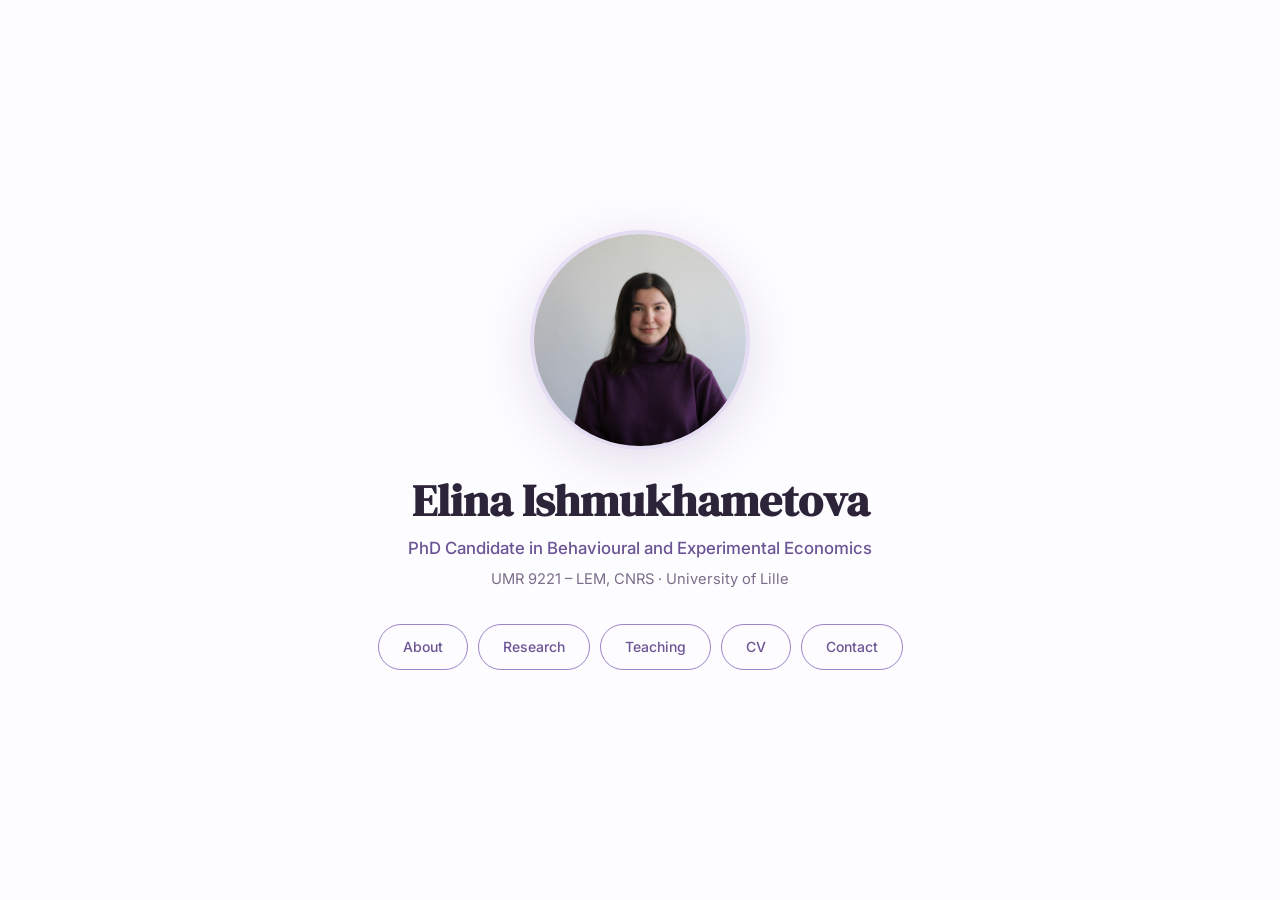
<file: index.html>
<!DOCTYPE html>
<html lang="en">
<head>
  <meta charset="UTF-8" />
  <meta name="viewport" content="width=device-width, initial-scale=1.0" />
  <title>Elina Ishmukhametova</title>
  <link rel="stylesheet" href="css/style.css" />
  <style>
    html, body {
      height: 100%;
      margin: 0;
    }

    body {
      display: flex;
      align-items: center;
      justify-content: center;
      min-height: 100dvh;
    }

    .hero {
      display: flex;
      flex-direction: column;
      align-items: center;
      text-align: center;
      gap: 24px;
      padding: 48px 32px;
    }

    .hero-avatar {
      width: 220px;
      height: 220px;
      border-radius: 50%;
      object-fit: cover;
      border: 4px solid var(--lavender-pale);
      box-shadow: 0 12px 48px rgba(107, 85, 148, 0.18);
    }

    .hero h1 {
      font-size: 2.8rem;
      margin-bottom: 6px;
    }

    .hero-role {
      font-size: 1.05rem;
      color: var(--lavender-dark);
      font-weight: 500;
      margin-bottom: 4px;
    }

    .hero-institution {
      font-size: 0.92rem;
      color: var(--text-muted);
    }

    .hero-nav {
      display: flex;
      flex-wrap: wrap;
      justify-content: center;
      gap: 10px;
      margin-top: 8px;
    }

    @media (max-width: 480px) {
      .hero { padding: 32px 20px; gap: 16px; }
      .hero h1 { font-size: 1.8rem; }
      .hero-avatar { width: 160px; height: 160px; }
      .hero-role { font-size: 0.9rem; }
      .hero-institution { font-size: 0.82rem; }
    }
  </style>
</head>
<body>

  <div class="hero">
    <img src="images/photo.jpg" alt="Elina Ishmukhametova" class="hero-avatar" />

    <div>
      <h1>Elina Ishmukhametova</h1>
      <p class="hero-role">PhD Candidate in Behavioural and Experimental Economics</p>
      <p class="hero-institution">UMR 9221 – LEM, CNRS · University of Lille</p>
    </div>

    <div class="hero-nav">
      <a href="about.html" class="btn btn-outline">About</a>
      <a href="research.html" class="btn btn-outline">Research</a>
      <a href="teaching.html" class="btn btn-outline">Teaching</a>
      <a href="cv.html" class="btn btn-outline">CV</a>
      <a href="contact.html" class="btn btn-outline">Contact</a>
    </div>
  </div>

</body>
</html>
</file>
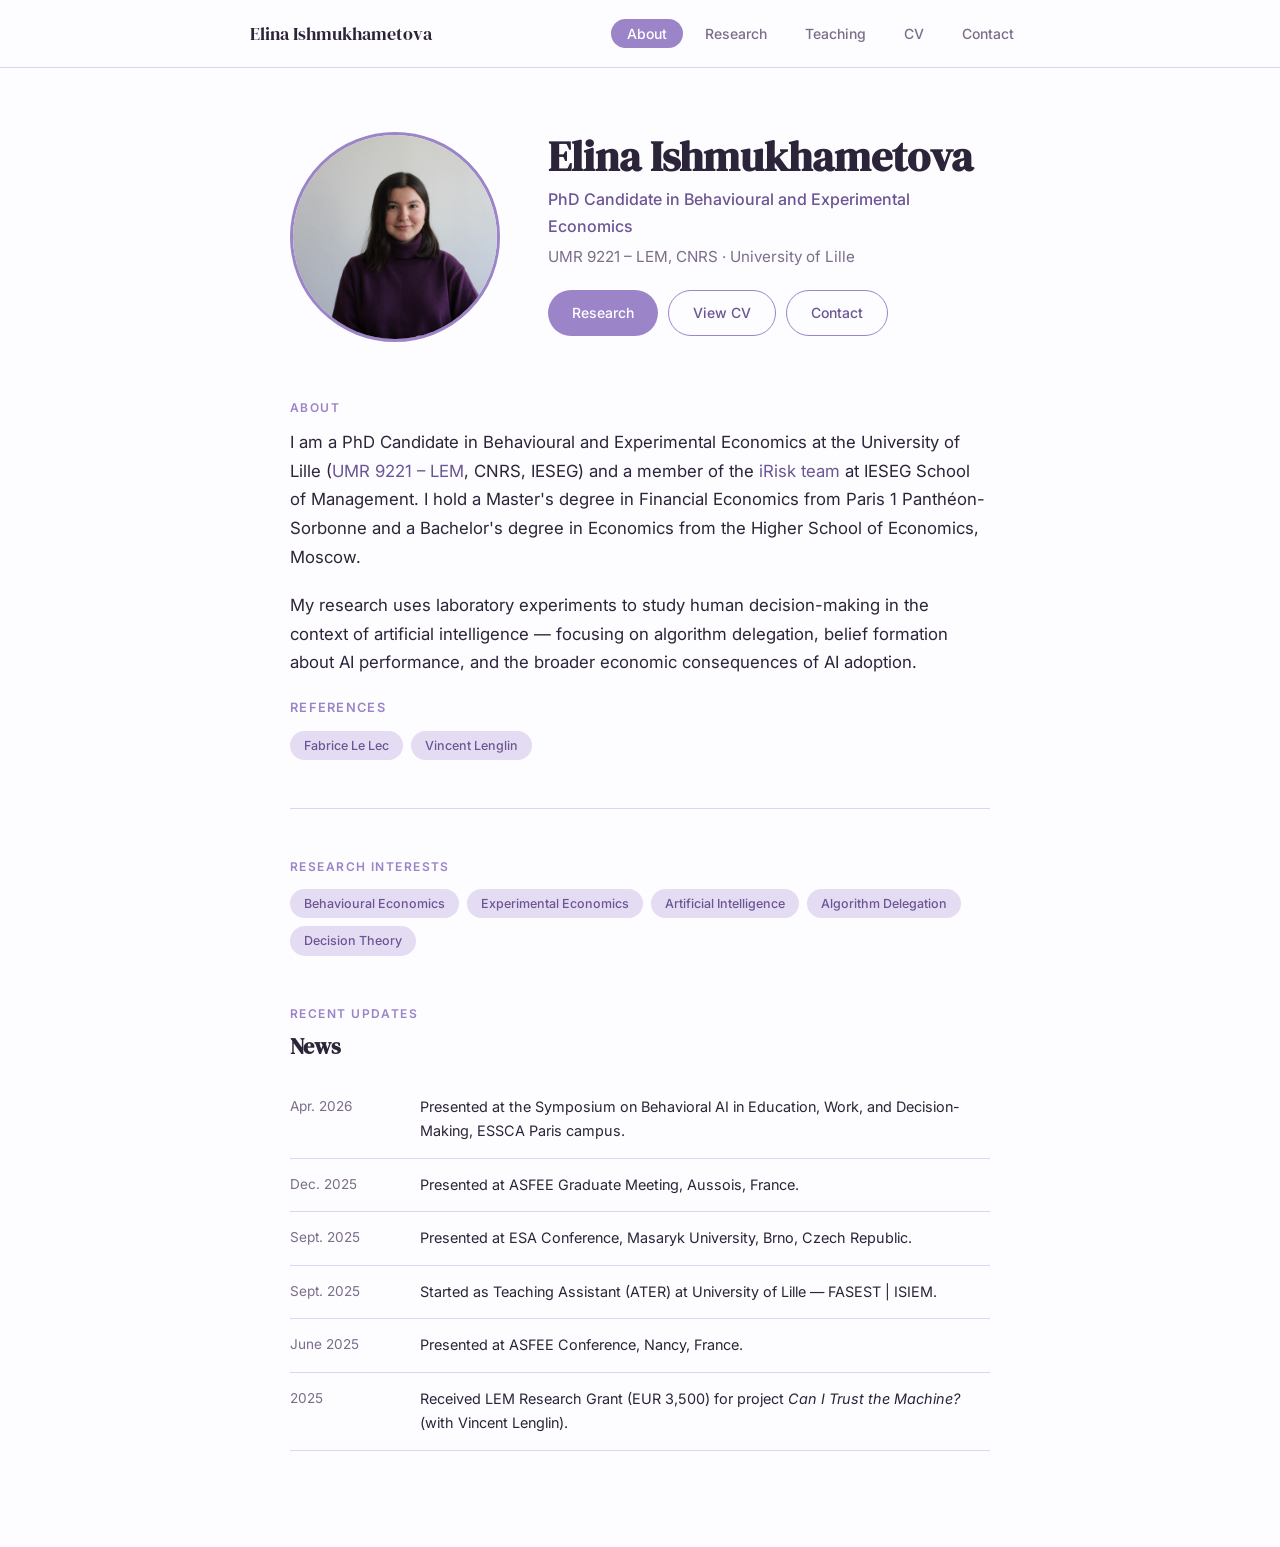
<file: about.html>
<!DOCTYPE html>
<html lang="en">
<head>
  <meta charset="UTF-8" />
  <meta name="viewport" content="width=device-width, initial-scale=1.0" />
  <title>About — Elina Ishmukhametova</title>
  <link rel="stylesheet" href="css/style.css" />
</head>
<body>

  <!-- ── Navigation ── -->
  <nav class="site-nav">
    <div class="nav-inner">
      <a class="nav-name" href="index.html">Elina Ishmukhametova</a>
      <ul class="nav-links">
        <li><a href="about.html" class="active">About</a></li>
        <li><a href="research.html">Research</a></li>
        <li><a href="teaching.html">Teaching</a></li>
        <li><a href="cv.html">CV</a></li>
        <li><a href="contact.html">Contact</a></li>
      </ul>
    </div>
  </nav>

  <!-- ── Page ── -->
  <main class="page">

    <!-- Hero -->
    <div class="about-hero">
      <img src="images/photo.jpg" alt="Elina Ishmukhametova" class="about-avatar" />
      <div class="about-text">
        <h1>Elina Ishmukhametova</h1>
        <p class="about-role">PhD Candidate in Behavioural and Experimental Economics</p>
        <p class="about-institution">UMR 9221 – LEM, CNRS · University of Lille</p>
        <div class="about-links">
          <a href="research.html" class="btn btn-primary">Research</a>
          <a href="cv.html" class="btn btn-outline">View CV</a>
          <a href="mailto:elinafly11@gmail.com" class="btn btn-outline">Contact</a>
        </div>
      </div>
    </div>

    <div class="section-label">About</div>
    <p style="margin-bottom: 20px; font-size: 1.05rem;">
      I am a PhD Candidate in Behavioural and Experimental Economics at the University of Lille
      (<a href="https://lem.univ-lille.fr" target="_blank" rel="noopener">UMR 9221 – LEM</a>, CNRS, IESEG) and a member of the <a href="https://irisk.ieseg.fr" target="_blank" rel="noopener">iRisk team</a> at IESEG School of Management.
      I hold a Master's degree in Financial Economics from Paris 1 Panthéon-Sorbonne and a
      Bachelor's degree in Economics from the Higher School of Economics, Moscow.
    </p>
    <p style="margin-bottom: 20px; font-size: 1.05rem;">
      My research uses laboratory experiments to study human decision-making in the context of
      artificial intelligence — focusing on algorithm delegation, belief formation about AI
      performance, and the broader economic consequences of AI adoption.
    </p>

    <p style="margin-bottom: 8px; font-size: 0.8rem; font-weight: 600; letter-spacing: 0.1em; text-transform: uppercase; color: var(--lavender);">References</p>
    <div class="card-tags" style="margin-bottom: 48px;">
      <a href="https://www.lelec.fr/" class="tag" target="_blank" rel="noopener" style="text-decoration: none;">Fabrice Le Lec</a>
      <a href="https://www.anthropo-lab.com/membre/vincent-lenglin/" class="tag" target="_blank" rel="noopener" style="text-decoration: none;">Vincent Lenglin</a>
    </div>

    <hr class="divider" />

    <!-- Research interests -->
    <div class="section-label">Research Interests</div>
    <div class="card-tags" style="margin-bottom: 48px; margin-top: 12px;">
      <span class="tag">Behavioural Economics</span>
      <span class="tag">Experimental Economics</span>
      <span class="tag">Artificial Intelligence</span>
      <span class="tag">Algorithm Delegation</span>
      <span class="tag">Decision Theory</span>
    </div>

    <!-- News -->
    <div class="section-label">Recent Updates</div>
    <h2 class="section-title" style="border: none; padding: 0; font-size: 1.4rem; margin-bottom: 20px;">News</h2>

    <div style="display: flex; flex-direction: column; gap: 0;">
      <div style="display: grid; grid-template-columns: 110px 1fr; gap: 0 20px; padding: 14px 0; border-bottom: 1px solid var(--border);">
        <span style="font-size: 0.85rem; color: var(--text-muted);">Apr. 2026</span>
        <span style="font-size: 0.9rem;">Presented at the Symposium on Behavioral AI in Education, Work, and Decision-Making, ESSCA Paris campus.</span>
      </div>
      <div style="display: grid; grid-template-columns: 110px 1fr; gap: 0 20px; padding: 14px 0; border-bottom: 1px solid var(--border);">
        <span style="font-size: 0.85rem; color: var(--text-muted);">Dec. 2025</span>
        <span style="font-size: 0.9rem;">Presented at ASFEE Graduate Meeting, Aussois, France.</span>
      </div>
      <div style="display: grid; grid-template-columns: 110px 1fr; gap: 0 20px; padding: 14px 0; border-bottom: 1px solid var(--border);">
        <span style="font-size: 0.85rem; color: var(--text-muted);">Sept. 2025</span>
        <span style="font-size: 0.9rem;">Presented at ESA Conference, Masaryk University, Brno, Czech Republic.</span>
      </div>
      <div style="display: grid; grid-template-columns: 110px 1fr; gap: 0 20px; padding: 14px 0; border-bottom: 1px solid var(--border);">
        <span style="font-size: 0.85rem; color: var(--text-muted);">Sept. 2025</span>
        <span style="font-size: 0.9rem;">Started as Teaching Assistant (ATER) at University of Lille — FASEST | ISIEM.</span>
      </div>
      <div style="display: grid; grid-template-columns: 110px 1fr; gap: 0 20px; padding: 14px 0; border-bottom: 1px solid var(--border);">
        <span style="font-size: 0.85rem; color: var(--text-muted);">June 2025</span>
        <span style="font-size: 0.9rem;">Presented at ASFEE Conference, Nancy, France.</span>
      </div>
      <div style="display: grid; grid-template-columns: 110px 1fr; gap: 0 20px; padding: 14px 0; border-bottom: 1px solid var(--border);">
        <span style="font-size: 0.85rem; color: var(--text-muted);">2025</span>
        <span style="font-size: 0.9rem;">Received LEM Research Grant (EUR 3,500) for project <em>Can I Trust the Machine?</em> (with Vincent Lenglin).</span>
      </div>
    </div>

  </main>

</body>
</html>
</file>
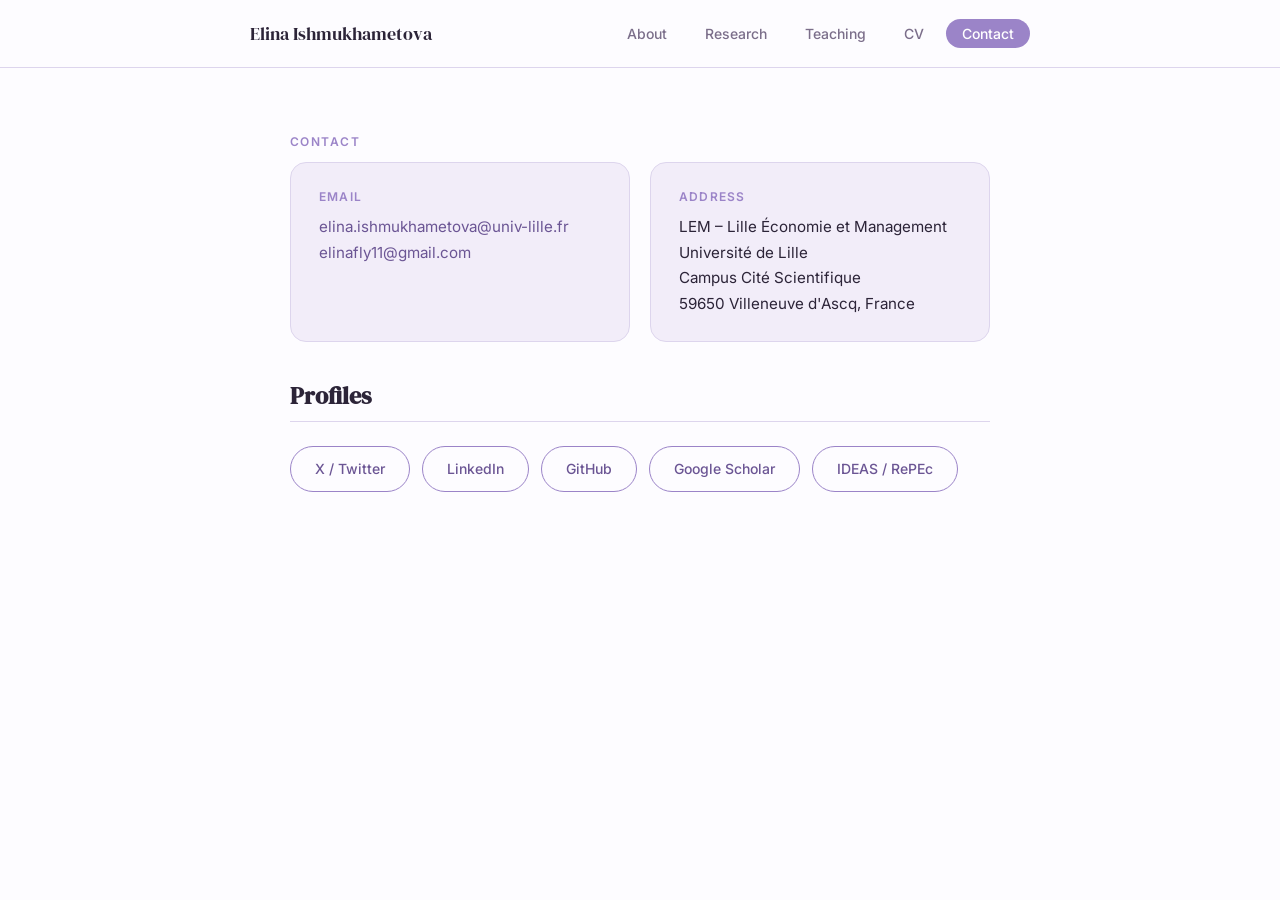
<file: contact.html>
<!DOCTYPE html>
<html lang="en">
<head>
  <meta charset="UTF-8" />
  <meta name="viewport" content="width=device-width, initial-scale=1.0" />
  <title>Contact — Elina Ishmukhametova</title>
  <link rel="stylesheet" href="css/style.css" />
</head>
<body>

  <!-- ── Navigation ── -->
  <nav class="site-nav">
    <div class="nav-inner">
      <a class="nav-name" href="index.html">Elina Ishmukhametova</a>
      <ul class="nav-links">
        <li><a href="about.html">About</a></li>
        <li><a href="research.html">Research</a></li>
        <li><a href="teaching.html">Teaching</a></li>
        <li><a href="cv.html">CV</a></li>
        <li><a href="contact.html" class="active">Contact</a></li>
      </ul>
    </div>
  </nav>

  <!-- ── Page ── -->
  <main class="page">


    <div class="section-label">Contact</div>

    <!-- Contact cards -->
    <div class="contact-grid">

      <div class="contact-item">
        <p class="contact-item-label">Email</p>
        <p class="contact-item-value">
          <a href="mailto:elina.ishmukhametova@univ-lille.fr">elina.ishmukhametova@univ-lille.fr</a><br />
          <a href="mailto:elinafly11@gmail.com">elinafly11@gmail.com</a>
        </p>
      </div>

      <div class="contact-item">
        <p class="contact-item-label">Address</p>
        <p class="contact-item-value">
          LEM – Lille Économie et Management<br />
          Université de Lille<br />
          Campus Cité Scientifique<br />
          59650 Villeneuve d'Ascq, France
        </p>
      </div>

    </div>

    <!-- Social / academic profiles -->
    <h2 class="section-title">Profiles</h2>
    <div style="display: flex; flex-wrap: wrap; gap: 12px; margin-top: 8px;">

      <a href="https://x.com/elinafly11" class="btn btn-outline" target="_blank" rel="noopener">
        X / Twitter
      </a>

      <a href="https://www.linkedin.com/in/elinafly" class="btn btn-outline" target="_blank" rel="noopener">
        LinkedIn
      </a>

      <a href="https://github.com/elinafly" class="btn btn-outline" target="_blank" rel="noopener">
        GitHub
      </a>

      <a href="https://scholar.google.com/citations?user=4qEDQkkAAAAJ&hl=en&oi=sra" class="btn btn-outline" target="_blank" rel="noopener">
        Google Scholar
      </a>

      <a href="https://authors.repec.org/pro/pis274/" class="btn btn-outline" target="_blank" rel="noopener">
        IDEAS / RePEc
      </a>

    </div>

  </main>

</body>
</html>
</file>
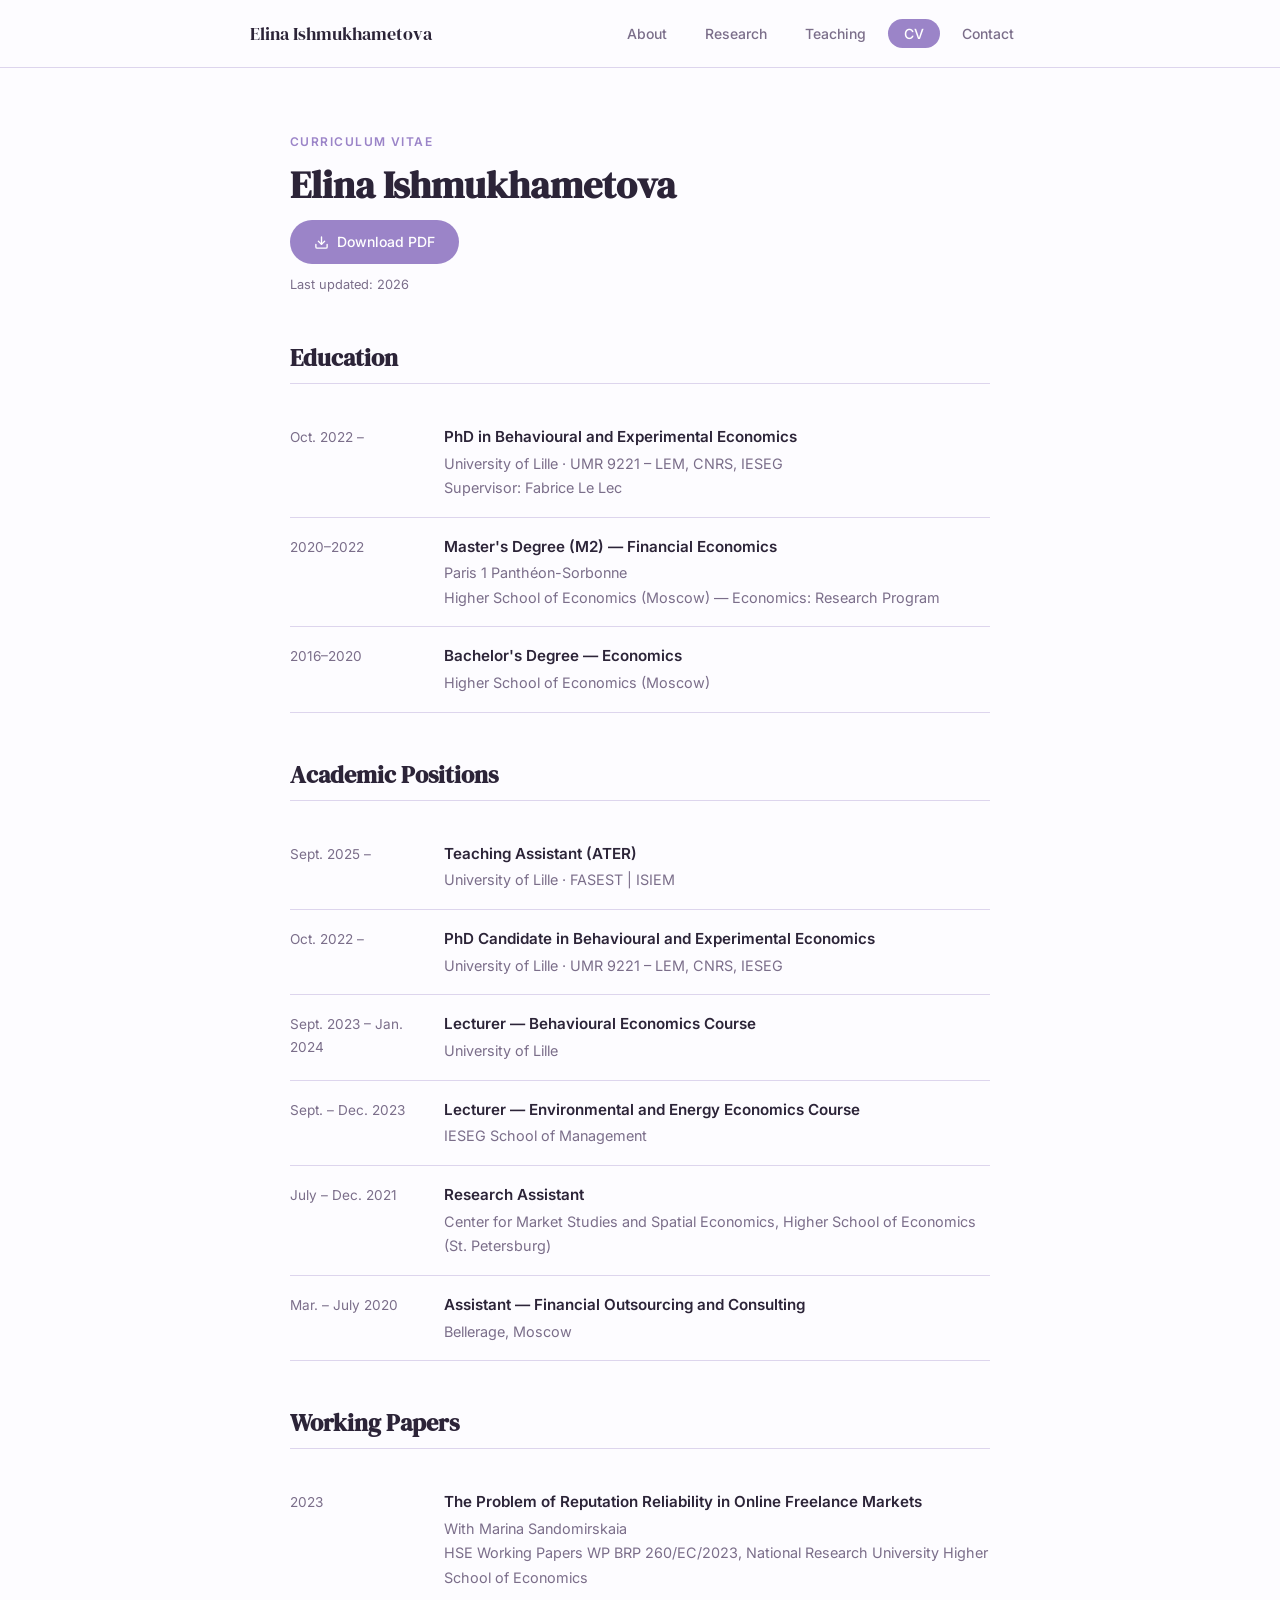
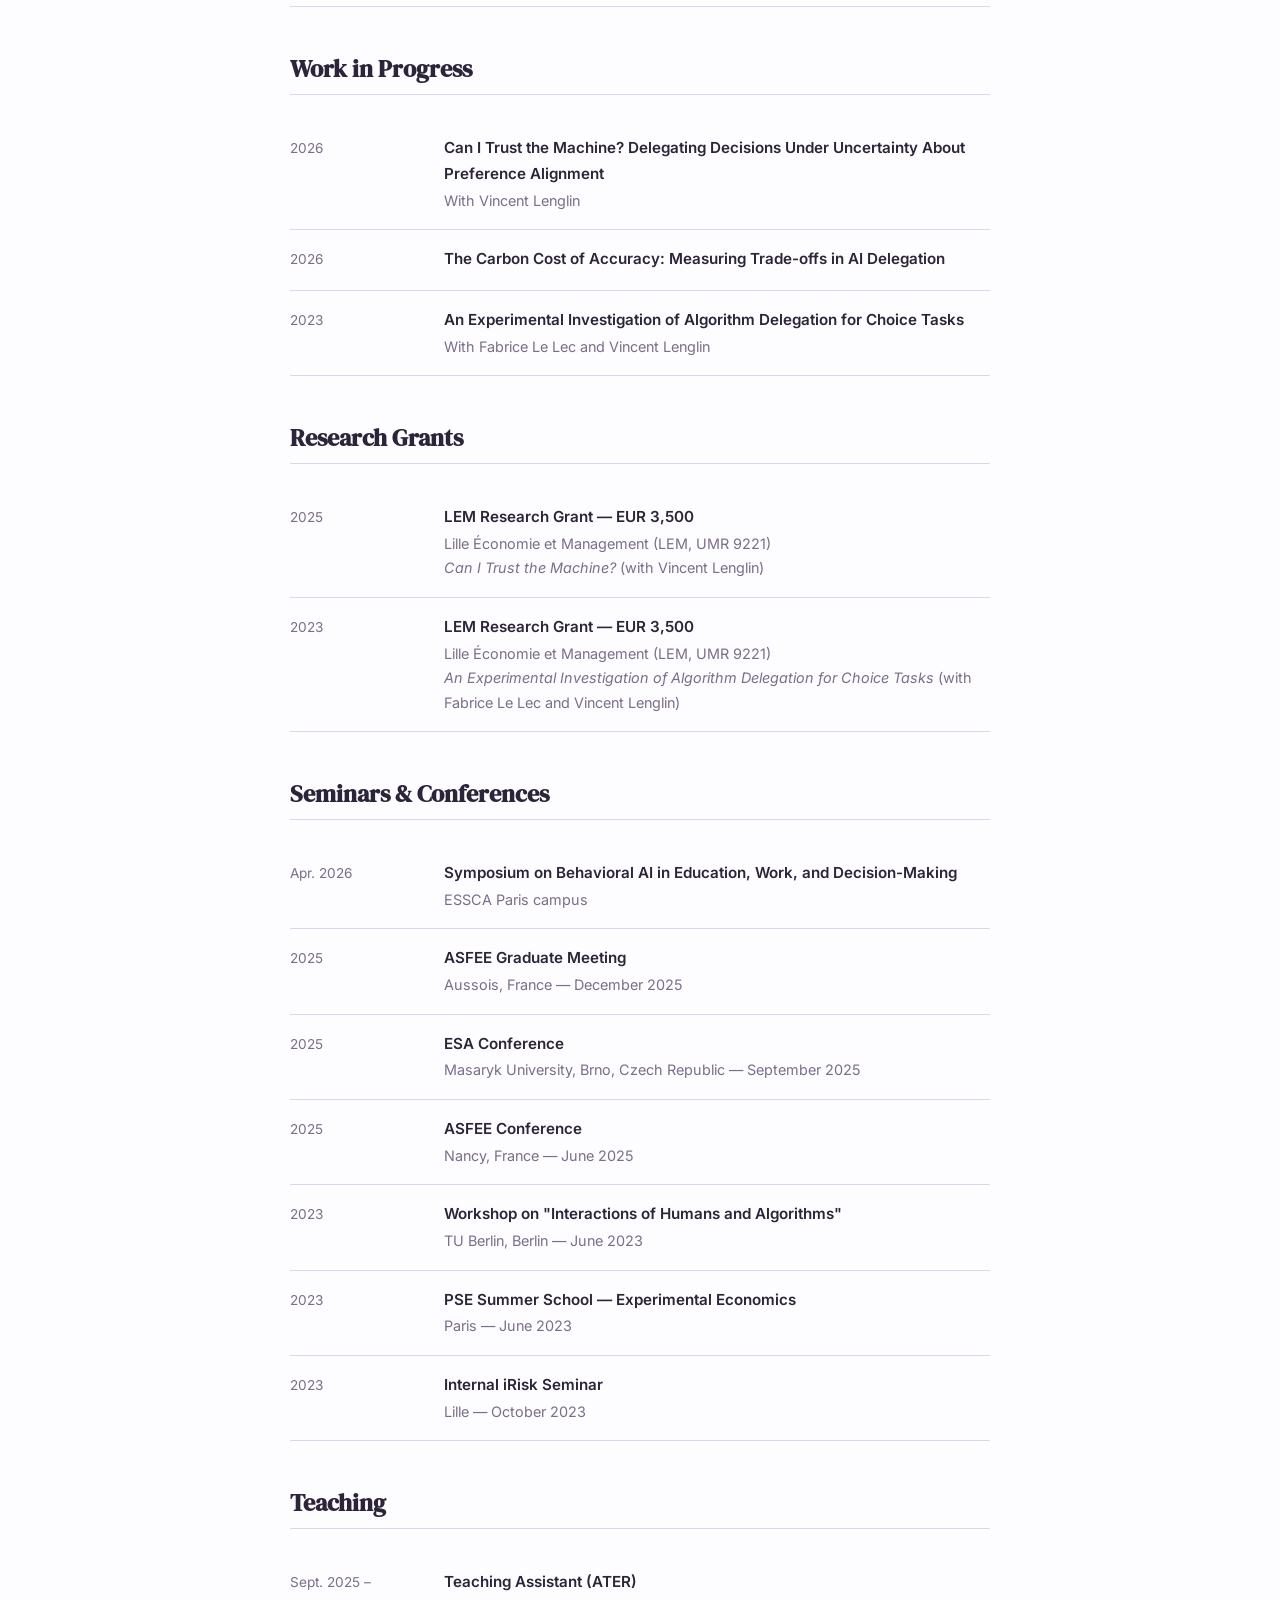
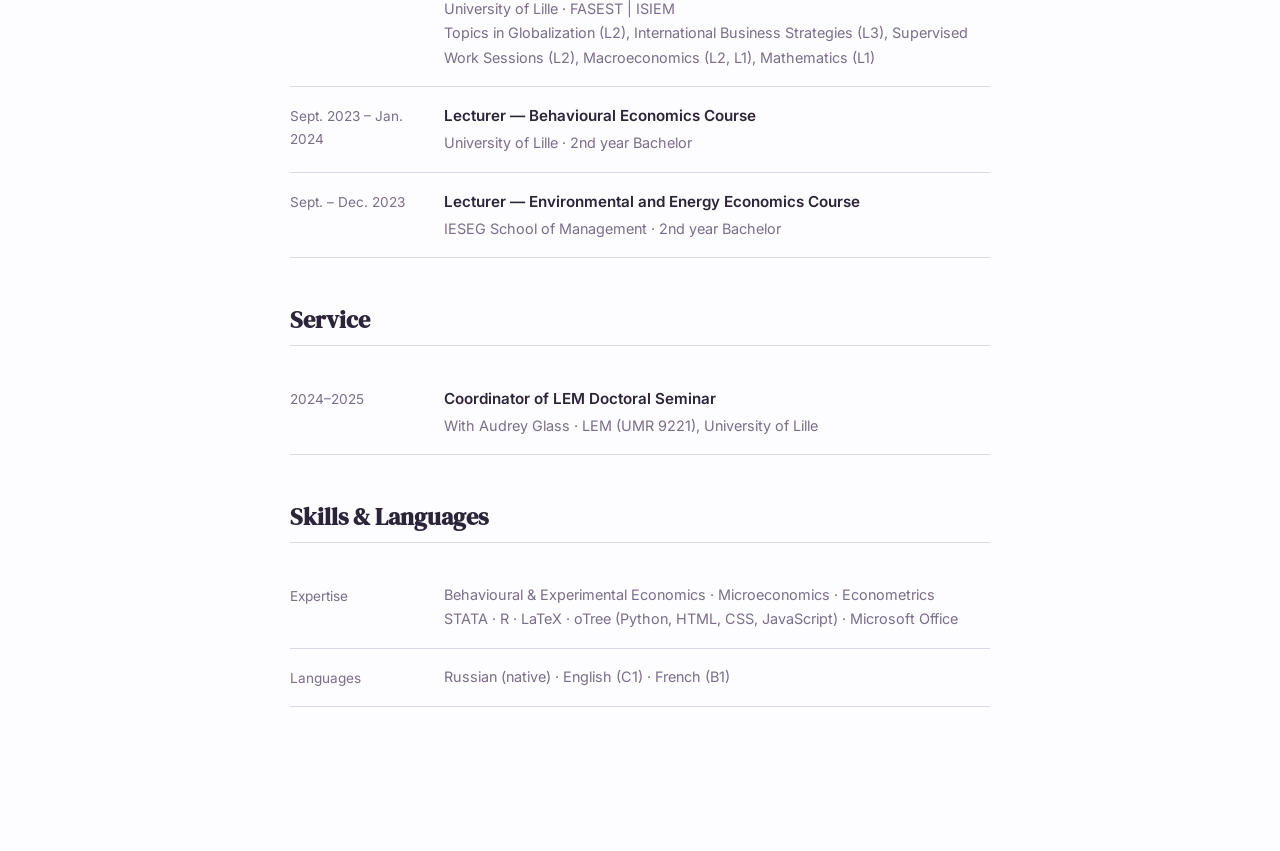
<file: cv.html>
<!DOCTYPE html>
<html lang="en">
<head>
  <meta charset="UTF-8" />
  <meta name="viewport" content="width=device-width, initial-scale=1.0" />
  <title>CV — Elina Ishmukhametova</title>
  <link rel="stylesheet" href="css/style.css" />
</head>
<body>

  <!-- ── Navigation ── -->
  <nav class="site-nav">
    <div class="nav-inner">
      <a class="nav-name" href="index.html">Elina Ishmukhametova</a>
      <ul class="nav-links">
        <li><a href="about.html">About</a></li>
        <li><a href="research.html">Research</a></li>
        <li><a href="teaching.html">Teaching</a></li>
        <li><a href="cv.html" class="active">CV</a></li>
        <li><a href="contact.html">Contact</a></li>
      </ul>
    </div>
  </nav>

  <!-- ── Page ── -->
  <main class="page">

    <div class="section-label">Curriculum Vitae</div>
    <h1 class="page-title">Elina Ishmukhametova</h1>

    <div style="margin-bottom: 48px;">
      <a href="cv_photo/Elina Ishmukhametova-CV (2026).pdf" class="btn btn-primary" target="_blank" rel="noopener">
        <svg width="15" height="15" viewBox="0 0 24 24" fill="none" stroke="currentColor" stroke-width="2.2" stroke-linecap="round" stroke-linejoin="round">
          <path d="M21 15v4a2 2 0 0 1-2 2H5a2 2 0 0 1-2-2v-4"/>
          <polyline points="7 10 12 15 17 10"/>
          <line x1="12" y1="15" x2="12" y2="3"/>
        </svg>
        Download PDF
      </a>
      <p style="margin-top: 10px; font-size: 0.8rem; color: var(--text-muted);">Last updated: 2026</p>
    </div>

    <!-- ── Education ── -->
    <div class="cv-section">
      <h2 class="section-title">Education</h2>

      <div class="cv-entry">
        <span class="cv-year">Oct. 2022 –</span>
        <div>
          <p class="cv-entry-title">PhD in Behavioural and Experimental Economics</p>
          <p class="cv-entry-sub">University of Lille · UMR 9221 – LEM, CNRS, IESEG</p>
          <p class="cv-entry-sub">Supervisor: Fabrice Le Lec</p>
        </div>
      </div>

      <div class="cv-entry">
        <span class="cv-year">2020–2022</span>
        <div>
          <p class="cv-entry-title">Master's Degree (M2) — Financial Economics</p>
          <p class="cv-entry-sub">Paris 1 Panthéon-Sorbonne</p>
          <p class="cv-entry-sub">Higher School of Economics (Moscow) — Economics: Research Program</p>
        </div>
      </div>

      <div class="cv-entry">
        <span class="cv-year">2016–2020</span>
        <div>
          <p class="cv-entry-title">Bachelor's Degree — Economics</p>
          <p class="cv-entry-sub">Higher School of Economics (Moscow)</p>
        </div>
      </div>
    </div>

    <!-- ── Positions ── -->
    <div class="cv-section">
      <h2 class="section-title">Academic Positions</h2>

      <div class="cv-entry">
        <span class="cv-year">Sept. 2025 –</span>
        <div>
          <p class="cv-entry-title">Teaching Assistant (ATER)</p>
          <p class="cv-entry-sub">University of Lille · FASEST | ISIEM</p>
        </div>
      </div>

      <div class="cv-entry">
        <span class="cv-year">Oct. 2022 –</span>
        <div>
          <p class="cv-entry-title">PhD Candidate in Behavioural and Experimental Economics</p>
          <p class="cv-entry-sub">University of Lille · UMR 9221 – LEM, CNRS, IESEG</p>
        </div>
      </div>

      <div class="cv-entry">
        <span class="cv-year">Sept. 2023 – Jan. 2024</span>
        <div>
          <p class="cv-entry-title">Lecturer — Behavioural Economics Course</p>
          <p class="cv-entry-sub">University of Lille</p>
        </div>
      </div>

      <div class="cv-entry">
        <span class="cv-year">Sept. – Dec. 2023</span>
        <div>
          <p class="cv-entry-title">Lecturer — Environmental and Energy Economics Course</p>
          <p class="cv-entry-sub">IESEG School of Management</p>
        </div>
      </div>

      <div class="cv-entry">
        <span class="cv-year">July – Dec. 2021</span>
        <div>
          <p class="cv-entry-title">Research Assistant</p>
          <p class="cv-entry-sub">Center for Market Studies and Spatial Economics, Higher School of Economics (St. Petersburg)</p>
        </div>
      </div>

      <div class="cv-entry">
        <span class="cv-year">Mar. – July 2020</span>
        <div>
          <p class="cv-entry-title">Assistant — Financial Outsourcing and Consulting</p>
          <p class="cv-entry-sub">Bellerage, Moscow</p>
        </div>
      </div>
    </div>

    <!-- ── Working Papers ── -->
    <div class="cv-section">
      <h2 class="section-title">Working Papers</h2>

      <div class="cv-entry">
        <span class="cv-year">2023</span>
        <div>
          <p class="cv-entry-title">The Problem of Reputation Reliability in Online Freelance Markets</p>
          <p class="cv-entry-sub">With Marina Sandomirskaia</p>
          <p class="cv-entry-sub">HSE Working Papers WP BRP 260/EC/2023, National Research University Higher School of Economics</p>
        </div>
      </div>
    </div>

    <!-- ── Work in Progress ── -->
    <div class="cv-section">
      <h2 class="section-title">Work in Progress</h2>

      <div class="cv-entry">
        <span class="cv-year">2026</span>
        <div>
          <p class="cv-entry-title">Can I Trust the Machine? Delegating Decisions Under Uncertainty About Preference Alignment</p>
          <p class="cv-entry-sub">With Vincent Lenglin</p>
        </div>
      </div>

      <div class="cv-entry">
        <span class="cv-year">2026</span>
        <div>
          <p class="cv-entry-title">The Carbon Cost of Accuracy: Measuring Trade-offs in AI Delegation</p>
        </div>
      </div>

      <div class="cv-entry">
        <span class="cv-year">2023</span>
        <div>
          <p class="cv-entry-title">An Experimental Investigation of Algorithm Delegation for Choice Tasks</p>
          <p class="cv-entry-sub">With Fabrice Le Lec and Vincent Lenglin</p>
        </div>
      </div>
    </div>

    <!-- ── Grants ── -->
    <div class="cv-section">
      <h2 class="section-title">Research Grants</h2>

      <div class="cv-entry">
        <span class="cv-year">2025</span>
        <div>
          <p class="cv-entry-title">LEM Research Grant — EUR 3,500</p>
          <p class="cv-entry-sub">Lille Économie et Management (LEM, UMR 9221)</p>
          <p class="cv-entry-sub"><em>Can I Trust the Machine?</em> (with Vincent Lenglin)</p>
        </div>
      </div>

      <div class="cv-entry">
        <span class="cv-year">2023</span>
        <div>
          <p class="cv-entry-title">LEM Research Grant — EUR 3,500</p>
          <p class="cv-entry-sub">Lille Économie et Management (LEM, UMR 9221)</p>
          <p class="cv-entry-sub"><em>An Experimental Investigation of Algorithm Delegation for Choice Tasks</em> (with Fabrice Le Lec and Vincent Lenglin)</p>
        </div>
      </div>
    </div>

    <!-- ── Presentations ── -->
    <div class="cv-section">
      <h2 class="section-title">Seminars &amp; Conferences</h2>

      <div class="cv-entry">
        <span class="cv-year">Apr. 2026</span>
        <div>
          <p class="cv-entry-title">Symposium on Behavioral AI in Education, Work, and Decision-Making</p>
          <p class="cv-entry-sub">ESSCA Paris campus</p>
        </div>
      </div>

      <div class="cv-entry">
        <span class="cv-year">2025</span>
        <div>
          <p class="cv-entry-title">ASFEE Graduate Meeting</p>
          <p class="cv-entry-sub">Aussois, France — December 2025</p>
        </div>
      </div>

      <div class="cv-entry">
        <span class="cv-year">2025</span>
        <div>
          <p class="cv-entry-title">ESA Conference</p>
          <p class="cv-entry-sub">Masaryk University, Brno, Czech Republic — September 2025</p>
        </div>
      </div>

      <div class="cv-entry">
        <span class="cv-year">2025</span>
        <div>
          <p class="cv-entry-title">ASFEE Conference</p>
          <p class="cv-entry-sub">Nancy, France — June 2025</p>
        </div>
      </div>

      <div class="cv-entry">
        <span class="cv-year">2023</span>
        <div>
          <p class="cv-entry-title">Workshop on "Interactions of Humans and Algorithms"</p>
          <p class="cv-entry-sub">TU Berlin, Berlin — June 2023</p>
        </div>
      </div>

      <div class="cv-entry">
        <span class="cv-year">2023</span>
        <div>
          <p class="cv-entry-title">PSE Summer School — Experimental Economics</p>
          <p class="cv-entry-sub">Paris — June 2023</p>
        </div>
      </div>

      <div class="cv-entry">
        <span class="cv-year">2023</span>
        <div>
          <p class="cv-entry-title">Internal iRisk Seminar</p>
          <p class="cv-entry-sub">Lille — October 2023</p>
        </div>
      </div>
    </div>

    <!-- ── Teaching ── -->
    <div class="cv-section">
      <h2 class="section-title">Teaching</h2>

      <div class="cv-entry">
        <span class="cv-year">Sept. 2025 –</span>
        <div>
          <p class="cv-entry-title">Teaching Assistant (ATER)</p>
          <p class="cv-entry-sub">University of Lille · FASEST | ISIEM</p>
          <p class="cv-entry-sub">Topics in Globalization (L2), International Business Strategies (L3), Supervised Work Sessions (L2), Macroeconomics (L2, L1), Mathematics (L1)</p>
        </div>
      </div>

      <div class="cv-entry">
        <span class="cv-year">Sept. 2023 – Jan. 2024</span>
        <div>
          <p class="cv-entry-title">Lecturer — Behavioural Economics Course</p>
          <p class="cv-entry-sub">University of Lille · 2nd year Bachelor</p>
        </div>
      </div>

      <div class="cv-entry">
        <span class="cv-year">Sept. – Dec. 2023</span>
        <div>
          <p class="cv-entry-title">Lecturer — Environmental and Energy Economics Course</p>
          <p class="cv-entry-sub">IESEG School of Management · 2nd year Bachelor</p>
        </div>
      </div>
    </div>

    <!-- ── Service ── -->
    <div class="cv-section">
      <h2 class="section-title">Service</h2>

      <div class="cv-entry">
        <span class="cv-year">2024–2025</span>
        <div>
          <p class="cv-entry-title">Coordinator of LEM Doctoral Seminar</p>
          <p class="cv-entry-sub">With Audrey Glass · LEM (UMR 9221), University of Lille</p>
        </div>
      </div>
    </div>

    <!-- ── Skills ── -->
    <div class="cv-section">
      <h2 class="section-title">Skills &amp; Languages</h2>

      <div class="cv-entry">
        <span class="cv-year">Expertise</span>
        <div>
          <p class="cv-entry-sub">Behavioural &amp; Experimental Economics · Microeconomics · Econometrics</p>
          <p class="cv-entry-sub">STATA · R · LaTeX · oTree (Python, HTML, CSS, JavaScript) · Microsoft Office</p>
        </div>
      </div>

      <div class="cv-entry">
        <span class="cv-year">Languages</span>
        <div>
          <p class="cv-entry-sub">Russian (native) · English (C1) · French (B1)</p>
        </div>
      </div>
    </div>

  </main>

</body>
</html>
</file>
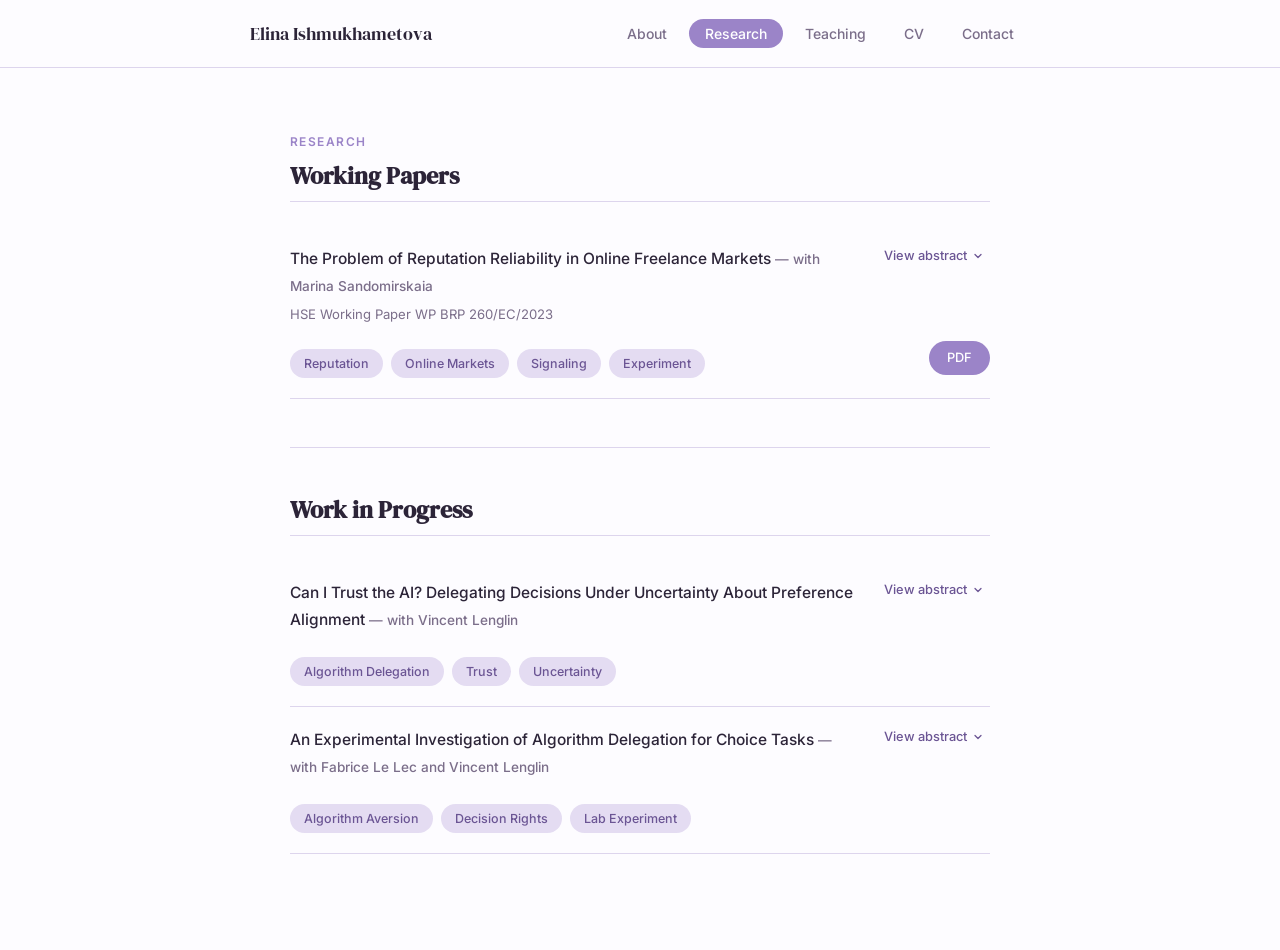
<file: research.html>
<!DOCTYPE html>
<html lang="en">
<head>
  <meta charset="UTF-8" />
  <meta name="viewport" content="width=device-width, initial-scale=1.0" />
  <title>Research — Elina Ishmukhametova</title>
  <link rel="stylesheet" href="css/style.css" />
  <style>
    .paper {
      padding: 20px 0;
      border-bottom: 1px solid var(--border);
    }

    .paper-header {
      display: flex;
      align-items: flex-start;
      justify-content: space-between;
      gap: 16px;
    }

    .paper-title {
      font-weight: 500;
      font-size: 0.97rem;
    }

    .paper-meta {
      font-size: 0.82rem;
      color: var(--text-muted);
      margin-top: 4px;
    }

    .toggle-btn {
      background: none;
      border: none;
      cursor: pointer;
      font-family: 'Inter', sans-serif;
      font-size: 0.8rem;
      font-weight: 500;
      color: var(--lavender-dark);
      padding: 2px 6px;
      white-space: nowrap;
      display: flex;
      align-items: center;
      gap: 5px;
      flex-shrink: 0;
    }

    .toggle-btn:hover { color: var(--lavender); }

    .toggle-btn svg {
      transition: transform 0.25s ease;
    }

    .toggle-btn.open svg {
      transform: rotate(180deg);
    }

    .abstract {
      display: none;
      margin-top: 14px;
      padding: 14px 18px;
      background: var(--bg-card);
      border-radius: 10px;
      border: 1px solid var(--border);
      font-size: 0.9rem;
      color: var(--text-muted);
      line-height: 1.7;
    }

    .abstract.open { display: block; }

    .paper-footer {
      display: flex;
      align-items: center;
      gap: 12px;
      margin-top: 12px;
      flex-wrap: wrap;
    }
  </style>
</head>
<body>

  <!-- ── Navigation ── -->
  <nav class="site-nav">
    <div class="nav-inner">
      <a class="nav-name" href="index.html">Elina Ishmukhametova</a>
      <ul class="nav-links">
        <li><a href="about.html">About</a></li>
        <li><a href="research.html" class="active">Research</a></li>
        <li><a href="teaching.html">Teaching</a></li>
        <li><a href="cv.html">CV</a></li>
        <li><a href="contact.html">Contact</a></li>
      </ul>
    </div>
  </nav>

  <!-- ── Page ── -->
  <main class="page">



    <div class="section-label">Research</div>

    <!-- ── Working Papers ── -->
    <h2 class="section-title">Working Papers</h2>

    <div class="paper">
      <div class="paper-header">
        <div>
          <p class="paper-title">The Problem of Reputation Reliability in Online Freelance Markets <span class="paper-meta" style="font-size: 0.85rem;">— with Marina Sandomirskaia</span></p>
          <p class="paper-meta">HSE Working Paper WP BRP 260/EC/2023</p>
        </div>
        <button class="toggle-btn" onclick="toggleAbstract(this)">View abstract <svg width="12" height="12" viewBox="0 0 24 24" fill="none" stroke="currentColor" stroke-width="2.5" stroke-linecap="round" stroke-linejoin="round"><polyline points="6 9 12 15 18 9"/></svg></button>
      </div>
      <div class="abstract">
        This paper explains how the problem of reputation credibility may arise in online
        freelance markets, as clients often complain about the quality of the completed work
        irrespective of the price and the rating of the worker. We develop a dynamic signaling
        model of falsified reputation purchase by low-skilled freelancers, focusing on a
        semi-separating equilibrium in every period. The main result states that when the
        costs of purchasing reputation are high, only the maximum rating is bought. This
        is due to low-skilled freelancers wanting to be chosen by clients in order to recoup
        their losses. When the costs are low, a variety of reputations are observed, but the
        reputation mechanism is not credible and adds little new information to prices.
      </div>
      <div class="paper-footer">
        <div class="card-tags">
          <span class="tag">Reputation</span>
          <span class="tag">Online Markets</span>
          <span class="tag">Signaling</span>
          <span class="tag">Experiment</span>
        </div>
        <a href="papers/260EC2023.pdf" class="btn btn-primary" style="padding: 6px 18px; font-size: 0.8rem; margin-left: auto;" target="_blank" rel="noopener">PDF</a>
      </div>
    </div>

    <hr class="divider" />

    <!-- ── Work in Progress ── -->
    <h2 class="section-title">Work in Progress</h2>

    <div class="paper">
      <div class="paper-header">
        <p class="paper-title">Can I Trust the AI? Delegating Decisions Under Uncertainty About Preference Alignment <span class="paper-meta" style="font-size: 0.85rem;">— with Vincent Lenglin</span></p>
        <button class="toggle-btn" onclick="toggleAbstract(this)">View abstract <svg width="12" height="12" viewBox="0 0 24 24" fill="none" stroke="currentColor" stroke-width="2.5" stroke-linecap="round" stroke-linejoin="round"><polyline points="6 9 12 15 18 9"/></svg></button>
      </div>
      <div class="abstract">
        The increasing integration of AI into decision-making raises an important question: do individuals
        perceive human and artificial agents as making different types of errors when deciding
        on their behalf? While prior research has focused on delegation behavior and trust, individuals'
        underlying beliefs about decision errors are rarely measured directly. This study elicits subjective
        beliefs about the likelihood and nature of errors made by human and AI decision-makers and
        examines how these beliefs shape willingness to delegate. In a within-subject experiment, participants
        choose between making decisions themselves, delegating to another human, or delegating to
        an AI (ChatGPT) in a risky lottery setting with potential preference misalignment. Willingness
        to pay (WTP) for each option is elicited using a multiple price list. Participants also report their
        beliefs about each agent's likelihood of selecting different options, allowing us to link perceived
        error patterns to delegation preferences. The study provides direct evidence on how beliefs about
        human versus AI errors influence delegation decisions.
      </div>
      <div class="paper-footer">
        <div class="card-tags">
          <span class="tag">Algorithm Delegation</span>
          <span class="tag">Trust</span>
          <span class="tag">Uncertainty</span>
        </div>
      </div>
    </div>

    <div class="paper">
      <div class="paper-header">
        <p class="paper-title">An Experimental Investigation of Algorithm Delegation for Choice Tasks <span class="paper-meta" style="font-size: 0.85rem;">— with Fabrice Le Lec and Vincent Lenglin</span></p>
        <button class="toggle-btn" onclick="toggleAbstract(this)">View abstract <svg width="12" height="12" viewBox="0 0 24 24" fill="none" stroke="currentColor" stroke-width="2.5" stroke-linecap="round" stroke-linejoin="round"><polyline points="6 9 12 15 18 9"/></svg></button>
      </div>
      <div class="abstract">
        Whether individuals are willing to delegate decisions to algorithms is central to understanding
        the economic implications of artificial intelligence. This question bears directly on how AI may
        reshape economic behavior, organizational efficiency, and market outcomes. In this paper, we provide
        experimental evidence on individuals' attitudes toward algorithmic delegation, shedding light
        on the behavioral foundations of algorithmic adoption. Our contribution is threefold. First, we
        study delegation in choice tasks—decisions reflecting preferences under risk—rather than the judgment
        or prediction tasks that dominate the existing literature. This distinction matters because
        delegation in choice contexts raises concerns about autonomy and responsibility rather than factual
        accuracy. Second, we elicit preferences across three decision modes: self-decision, delegation
        to another human, and delegation to an algorithm, allowing us to distinguish algorithm-specific
        aversion from general delegation aversion. Finally, we hold constant the performance accuracy
        across all conditions, isolating preferences toward the source of delegation from differences in expected
        performance. Our results are unambiguous: we find no statistically significant preference
        for self-decision relative to either human or algorithmic delegation. Taken together with prior evidence,
        our results suggest that experimentally documented algorithm aversion primarily reflects
        pessimistic beliefs about algorithmic performance rather than intrinsic resistance to delegating
        decisions to algorithms.
      </div>
      <div class="paper-footer">
        <div class="card-tags">
          <span class="tag">Algorithm Aversion</span>
          <span class="tag">Decision Rights</span>
          <span class="tag">Lab Experiment</span>
        </div>
      </div>
    </div>

    <!-- HIDDEN (work in progress, not ready to share)
    <div class="paper">
      <div class="paper-header">
        <p class="paper-title">The Carbon Cost of Accuracy: Measuring Trade-offs in AI Delegation</p>
        <button class="toggle-btn" onclick="toggleAbstract(this)">View abstract <svg width="12" height="12" viewBox="0 0 24 24" fill="none" stroke="currentColor" stroke-width="2.5" stroke-linecap="round" stroke-linejoin="round"><polyline points="6 9 12 15 18 9"/></svg></button>
      </div>
      <div class="abstract">
        Examining the environmental trade-offs of relying on AI systems for decision-making,
        measuring how accuracy gains from delegation weigh against energy costs.
      </div>
      <div class="paper-footer">
        <div class="card-tags">
          <span class="tag">AI</span>
          <span class="tag">Environmental Economics</span>
          <span class="tag">Trade-offs</span>
        </div>
      </div>
    </div>
    -->


  </main>

  <script>
    function toggleAbstract(btn) {
      const abstract = btn.closest('.paper').querySelector('.abstract');
      const isOpen = abstract.classList.toggle('open');
      btn.classList.toggle('open', isOpen);
      btn.childNodes[0].textContent = isOpen ? 'Hide abstract' : 'View abstract';
    }
  </script>

</body>
</html>
</file>
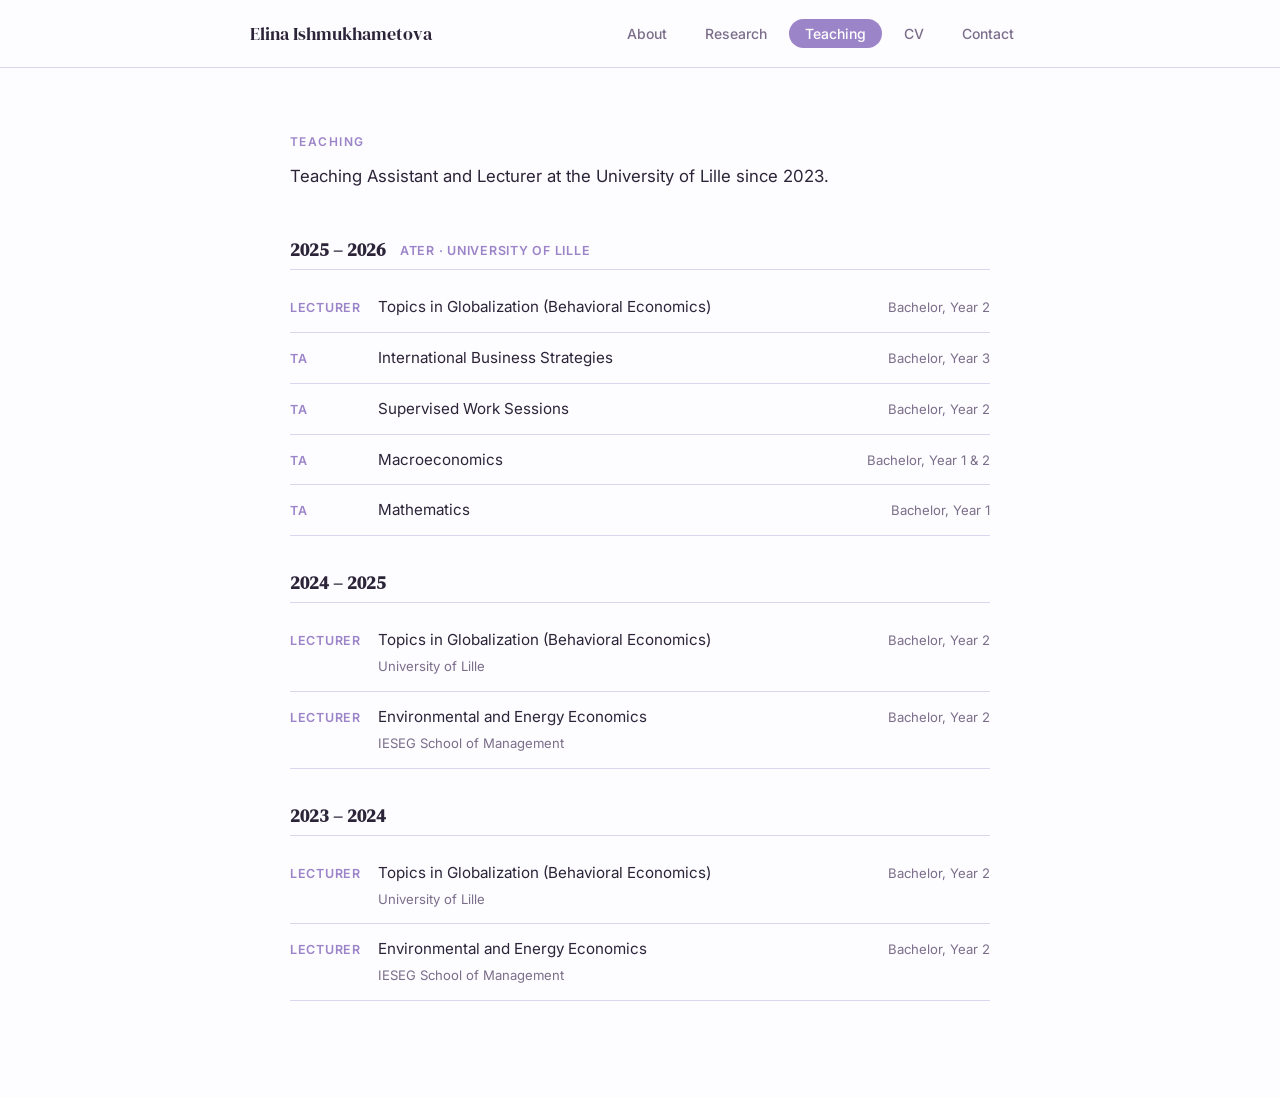
<file: teaching.html>
<!DOCTYPE html>
<html lang="en">
<head>
  <meta charset="UTF-8" />
  <meta name="viewport" content="width=device-width, initial-scale=1.0" />
  <title>Teaching — Elina Ishmukhametova</title>
  <link rel="stylesheet" href="css/style.css" />
  <style>
    .teaching-intro {
      font-size: 1.05rem;
      margin-bottom: 48px;
    }

    .teaching-year {
      font-family: 'DM Serif Display', serif;
      font-size: 1.15rem;
      color: var(--text);
      margin-bottom: 12px;
      margin-top: 36px;
      padding-bottom: 8px;
      border-bottom: 1px solid var(--border);
    }

    .teaching-year:first-of-type {
      margin-top: 0;
    }

    .teaching-list {
      list-style: none;
      display: flex;
      flex-direction: column;
      gap: 0;
    }

    .teaching-list li {
      display: flex;
      align-items: baseline;
      justify-content: space-between;
      gap: 16px;
      padding: 12px 0;
      border-bottom: 1px solid var(--border);
      font-size: 0.95rem;
    }

    .teaching-role {
      font-size: 0.78rem;
      font-weight: 600;
      letter-spacing: 0.06em;
      text-transform: uppercase;
      color: var(--lavender);
      flex-shrink: 0;
      width: 72px;
    }

    .teaching-course {
      flex: 1;
    }

    .teaching-level {
      font-size: 0.82rem;
      color: var(--text-muted);
      flex-shrink: 0;
    }
  </style>
</head>
<body>

  <!-- ── Navigation ── -->
  <nav class="site-nav">
    <div class="nav-inner">
      <a class="nav-name" href="index.html">Elina Ishmukhametova</a>
      <ul class="nav-links">
        <li><a href="about.html">About</a></li>
        <li><a href="research.html">Research</a></li>
        <li><a href="teaching.html" class="active">Teaching</a></li>
        <li><a href="cv.html">CV</a></li>
        <li><a href="contact.html">Contact</a></li>
      </ul>
    </div>
  </nav>

  <!-- ── Page ── -->
  <main class="page">

    <div class="section-label">Teaching</div>

    <p class="teaching-intro">
      Teaching Assistant and Lecturer at the University of Lille since 2023.
    </p>

    <!-- 2025–2026 -->
    <h2 class="teaching-year">2025 – 2026 <span style="font-family: 'Inter', sans-serif; font-size: 0.78rem; font-weight: 600; letter-spacing: 0.06em; text-transform: uppercase; color: var(--lavender); vertical-align: middle; margin-left: 10px;">ATER · University of Lille</span></h2>
    <ul class="teaching-list">
      <li>
        <span class="teaching-role">Lecturer</span>
        <span class="teaching-course">Topics in Globalization (Behavioral Economics)</span>
        <span class="teaching-level">Bachelor, Year 2</span>
      </li>
      <li>
        <span class="teaching-role">TA</span>
        <span class="teaching-course">International Business Strategies</span>
        <span class="teaching-level">Bachelor, Year 3</span>
      </li>
      <li>
        <span class="teaching-role">TA</span>
        <span class="teaching-course">Supervised Work Sessions</span>
        <span class="teaching-level">Bachelor, Year 2</span>
      </li>
      <li>
        <span class="teaching-role">TA</span>
        <span class="teaching-course">Macroeconomics</span>
        <span class="teaching-level">Bachelor, Year 1 &amp; 2</span>
      </li>
      <li>
        <span class="teaching-role">TA</span>
        <span class="teaching-course">Mathematics</span>
        <span class="teaching-level">Bachelor, Year 1</span>
      </li>
    </ul>

    <!-- 2024–2025 -->
    <h2 class="teaching-year">2024 – 2025</h2>
    <ul class="teaching-list">
      <li>
        <span class="teaching-role">Lecturer</span>
        <span class="teaching-course">Topics in Globalization (Behavioral Economics)<br><span style="font-size: 0.82rem; color: var(--text-muted);">University of Lille</span></span>
        <span class="teaching-level">Bachelor, Year 2</span>
      </li>
      <li>
        <span class="teaching-role">Lecturer</span>
        <span class="teaching-course">Environmental and Energy Economics<br><span style="font-size: 0.82rem; color: var(--text-muted);">IESEG School of Management</span></span>
        <span class="teaching-level">Bachelor, Year 2</span>
      </li>
    </ul>

    <!-- 2023–2024 -->
    <h2 class="teaching-year">2023 – 2024</h2>
    <ul class="teaching-list">
      <li>
        <span class="teaching-role">Lecturer</span>
        <span class="teaching-course">Topics in Globalization (Behavioral Economics)<br><span style="font-size: 0.82rem; color: var(--text-muted);">University of Lille</span></span>
        <span class="teaching-level">Bachelor, Year 2</span>
      </li>
      <li>
        <span class="teaching-role">Lecturer</span>
        <span class="teaching-course">Environmental and Energy Economics<br><span style="font-size: 0.82rem; color: var(--text-muted);">IESEG School of Management</span></span>
        <span class="teaching-level">Bachelor, Year 2</span>
      </li>
    </ul>

  </main>

</body>
</html>
</file>
<file: css/style.css>
/* ──────────────────────────────────────────
   Fonts & Reset
────────────────────────────────────────── */
@import url('https://fonts.googleapis.com/css2?family=DM+Serif+Display&family=Inter:wght@300;400;500;600&display=swap');

*, *::before, *::after {
  box-sizing: border-box;
  margin: 0;
  padding: 0;
}

/* ──────────────────────────────────────────
   Tokens
────────────────────────────────────────── */
:root {
  --bg:            #FDFCFF;
  --bg-card:       #F2EDF9;
  --bg-card-hover: #EAE2F4;
  --lavender:      #9B84C8;
  --lavender-dark: #6B5594;
  --lavender-pale: #E4DCF2;
  --text:          #2C2438;
  --text-muted:    #7B6E8A;
  --border:        #DDD5ED;
  --radius-card:   16px;
  --radius-pill:   50px;
  --max-w:         780px;
  --nav-h:         68px;
}

/* ──────────────────────────────────────────
   Base
────────────────────────────────────────── */
html { scroll-behavior: smooth; }

body {
  font-family: 'Inter', sans-serif;
  font-size: 16px;
  line-height: 1.7;
  color: var(--text);
  background: var(--bg);
  -webkit-font-smoothing: antialiased;
}

h1, h2, h3 {
  font-family: 'DM Serif Display', serif;
  line-height: 1.2;
  color: var(--text);
}

a {
  color: var(--lavender-dark);
  text-decoration: none;
}

a:hover { text-decoration: underline; }

/* ──────────────────────────────────────────
   Navigation
────────────────────────────────────────── */
.site-nav {
  position: sticky;
  top: 0;
  z-index: 100;
  background: rgba(253, 252, 255, 0.92);
  backdrop-filter: blur(10px);
  border-bottom: 1px solid var(--border);
  min-height: var(--nav-h);
  display: flex;
  align-items: center;
  flex-wrap: wrap;
}

.nav-inner {
  width: 100%;
  max-width: calc(var(--max-w) + 80px);
  margin: 0 auto;
  padding: 0 40px;
  display: flex;
  align-items: center;
  justify-content: space-between;
  gap: 24px;
}

.nav-name {
  font-family: 'DM Serif Display', serif;
  font-size: 1.15rem;
  color: var(--text);
  white-space: nowrap;
  text-decoration: none;
}
.nav-name:hover { text-decoration: none; color: var(--lavender-dark); }

.nav-links {
  display: flex;
  gap: 6px;
  list-style: none;
  flex-wrap: wrap;
  justify-content: flex-end;
}

.nav-links a {
  font-size: 0.875rem;
  font-weight: 500;
  color: var(--text-muted);
  padding: 6px 16px;
  border-radius: var(--radius-pill);
  transition: background 0.2s, color 0.2s;
  text-decoration: none;
}

.nav-links a:hover {
  background: var(--lavender-pale);
  color: var(--lavender-dark);
  text-decoration: none;
}

.nav-links a.active {
  background: var(--lavender);
  color: #fff;
}

/* ──────────────────────────────────────────
   Page wrapper
────────────────────────────────────────── */
.page {
  max-width: var(--max-w);
  margin: 0 auto;
  padding: 64px 40px 96px;
}

/* ──────────────────────────────────────────
   Section titles
────────────────────────────────────────── */
.section-label {
  font-size: 0.75rem;
  font-weight: 600;
  letter-spacing: 0.12em;
  text-transform: uppercase;
  color: var(--lavender);
  margin-bottom: 10px;
}

.page-title {
  font-size: 2.4rem;
  margin-bottom: 12px;
}

.page-subtitle {
  font-size: 1.05rem;
  color: var(--text-muted);
  margin-bottom: 48px;
  max-width: 560px;
}

.section-title {
  font-size: 1.5rem;
  margin-bottom: 24px;
  padding-bottom: 10px;
  border-bottom: 1px solid var(--border);
}

/* ──────────────────────────────────────────
   Buttons
────────────────────────────────────────── */
.btn {
  display: inline-flex;
  align-items: center;
  gap: 8px;
  padding: 10px 24px;
  border-radius: var(--radius-pill);
  font-family: 'Inter', sans-serif;
  font-size: 0.875rem;
  font-weight: 500;
  cursor: pointer;
  transition: background 0.2s, color 0.2s, box-shadow 0.2s;
  text-decoration: none;
}

.btn-primary {
  background: var(--lavender);
  color: #fff;
  border: none;
}
.btn-primary:hover {
  background: var(--lavender-dark);
  color: #fff;
  text-decoration: none;
  box-shadow: 0 4px 14px rgba(107, 85, 148, 0.25);
}

.btn-outline {
  background: transparent;
  color: var(--lavender-dark);
  border: 1.5px solid var(--lavender);
}
.btn-outline:hover {
  background: var(--lavender-pale);
  text-decoration: none;
  box-shadow: 0 4px 14px rgba(107, 85, 148, 0.12);
}

/* ──────────────────────────────────────────
   Cards
────────────────────────────────────────── */
.card {
  background: var(--bg-card);
  border-radius: var(--radius-card);
  padding: 28px 32px;
  margin-bottom: 20px;
  border: 1px solid var(--border);
  transition: background 0.2s, box-shadow 0.2s;
}

.card:hover {
  background: var(--bg-card-hover);
  box-shadow: 0 6px 24px rgba(107, 85, 148, 0.09);
}

.card-title {
  font-family: 'DM Serif Display', serif;
  font-size: 1.2rem;
  margin-bottom: 8px;
}

.card-meta {
  font-size: 0.8rem;
  font-weight: 600;
  letter-spacing: 0.06em;
  text-transform: uppercase;
  color: var(--lavender);
  margin-bottom: 8px;
}

.card-body {
  font-size: 0.95rem;
  color: var(--text-muted);
  margin-bottom: 16px;
}

.card-tags {
  display: flex;
  flex-wrap: wrap;
  gap: 8px;
  margin-top: 12px;
}

.tag {
  font-size: 0.78rem;
  font-weight: 500;
  padding: 4px 14px;
  border-radius: var(--radius-pill);
  background: var(--lavender-pale);
  color: var(--lavender-dark);
}

/* ──────────────────────────────────────────
   Divider
────────────────────────────────────────── */
.divider {
  border: none;
  border-top: 1px solid var(--border);
  margin: 48px 0;
}

/* ──────────────────────────────────────────
   About / Hero
────────────────────────────────────────── */
.about-hero {
  display: flex;
  align-items: flex-start;
  gap: 48px;
  margin-bottom: 56px;
}

.about-avatar {
  flex-shrink: 0;
  width: 210px;
  height: 210px;
  border-radius: 50%;
  background: var(--lavender-pale);
  border: 3px solid var(--lavender);
  object-fit: cover;
  display: flex;
  align-items: center;
  justify-content: center;
  color: var(--lavender);
  font-size: 3rem;
  overflow: hidden;
}

.about-avatar-placeholder {
  width: 150px;
  height: 150px;
  border-radius: 50%;
  background: var(--lavender-pale);
  border: 3px solid var(--border);
  display: flex;
  align-items: center;
  justify-content: center;
  flex-shrink: 0;
}

.about-avatar-placeholder svg {
  width: 64px;
  height: 64px;
  color: var(--lavender);
  fill: var(--lavender);
  opacity: 0.5;
}

.about-text h1 {
  font-size: 2.6rem;
  margin-bottom: 4px;
}

.about-role {
  font-size: 1rem;
  color: var(--lavender-dark);
  font-weight: 500;
  margin-bottom: 4px;
}

.about-institution {
  font-size: 0.95rem;
  color: var(--text-muted);
  margin-bottom: 20px;
}

.about-links {
  display: flex;
  gap: 10px;
  flex-wrap: wrap;
}

/* ──────────────────────────────────────────
   CV
────────────────────────────────────────── */
.cv-section {
  margin-bottom: 48px;
}

.cv-entry {
  display: grid;
  grid-template-columns: 130px 1fr;
  gap: 0 24px;
  padding: 16px 0;
  border-bottom: 1px solid var(--border);
}

.cv-year {
  font-size: 0.85rem;
  color: var(--text-muted);
  padding-top: 2px;
}

.cv-entry-title {
  font-weight: 600;
  font-size: 0.95rem;
  margin-bottom: 2px;
}

.cv-entry-sub {
  font-size: 0.9rem;
  color: var(--text-muted);
}

/* ──────────────────────────────────────────
   Teaching
────────────────────────────────────────── */
.course-row {
  display: flex;
  align-items: baseline;
  justify-content: space-between;
  gap: 16px;
  padding: 18px 0;
  border-bottom: 1px solid var(--border);
}

.course-name {
  font-weight: 500;
  font-size: 0.95rem;
}

.course-detail {
  font-size: 0.85rem;
  color: var(--text-muted);
}

/* ──────────────────────────────────────────
   Contact
────────────────────────────────────────── */
.contact-grid {
  display: grid;
  grid-template-columns: 1fr 1fr;
  gap: 20px;
  margin-bottom: 40px;
}

.contact-item {
  background: var(--bg-card);
  border: 1px solid var(--border);
  border-radius: var(--radius-card);
  padding: 24px 28px;
}

.contact-item-label {
  font-size: 0.75rem;
  font-weight: 600;
  letter-spacing: 0.1em;
  text-transform: uppercase;
  color: var(--lavender);
  margin-bottom: 6px;
}

.contact-item-value {
  font-size: 0.95rem;
  color: var(--text);
  word-break: break-all;
}

/* ──────────────────────────────────────────
   Responsive
────────────────────────────────────────── */
@media (max-width: 640px) {
  .page { padding: 40px 24px 72px; }

  .site-nav { height: auto; padding: 10px 0; }

  .nav-inner {
    padding: 0 20px;
    flex-direction: column;
    align-items: flex-start;
    gap: 8px;
  }

  .nav-links {
    justify-content: flex-start;
  }

  .about-hero {
    flex-direction: column;
    align-items: center;
    text-align: center;
    gap: 28px;
  }

  .about-links { justify-content: center; }

  .about-text h1 { font-size: 2rem; }

  .cv-entry {
    grid-template-columns: 1fr;
    gap: 4px;
  }

  .contact-grid { grid-template-columns: 1fr; }

  .course-row { flex-direction: column; gap: 4px; }
}
</file>
